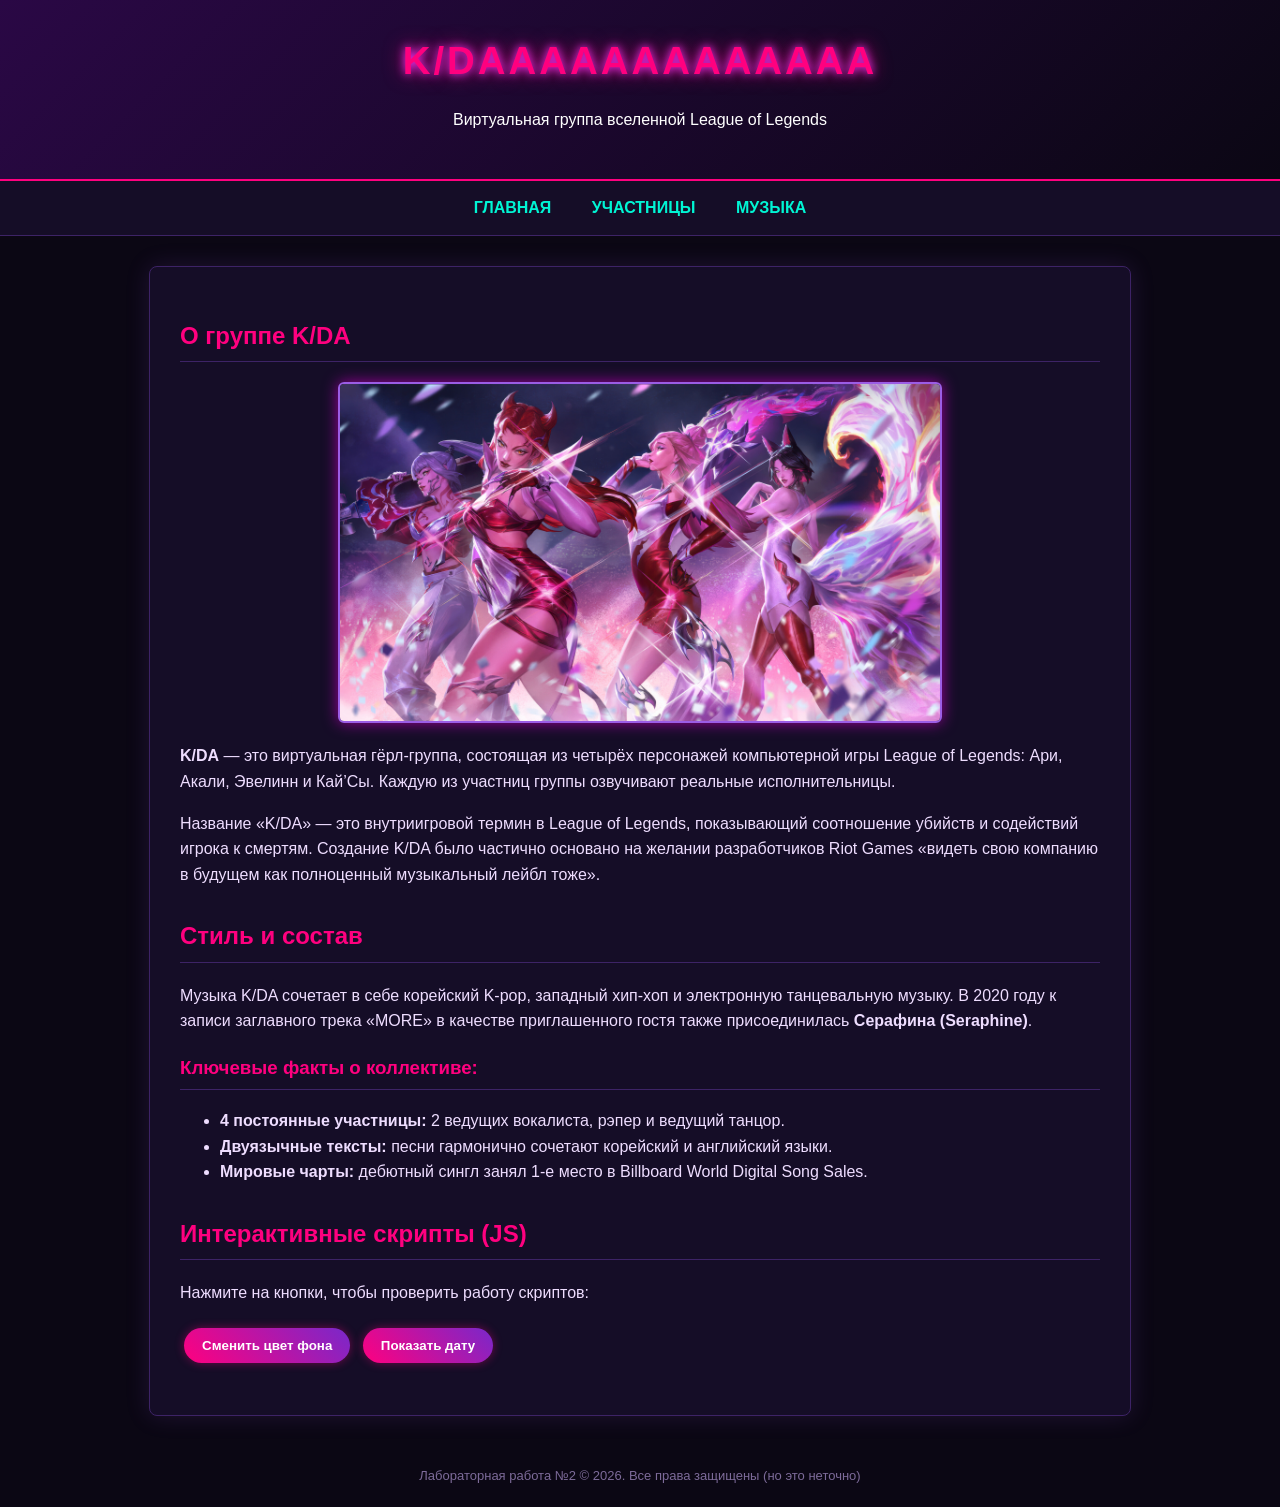
<file: index.html>
<!DOCTYPE html>
<html lang="ru">
<head>
    <meta charset="UTF-8">
    <meta name="viewport" content="width=device-width, initial-scale=1.0">
    <meta name="description" content="РИОТЫ ДАЙТЕ БОЛЬШЕ МУЗЫКИ ОТ КДА">
    <title>K/DA — Главная</title>
    <link rel="stylesheet" href="style.css">
    <script src="script.js" defer></script>
</head>
<body>

    <header>
        <h1>K/DAAAAAAAAAAAAA</h1>
        <p>Виртуальная группа вселенной League of Legends</p>
    </header>

    <nav>
        <a href="index.html">Главная</a>
        <a href="members.html">Участницы</a>
        <a href="discography.html">Музыка</a>
    </nav>

    <div class="container">

        <section id="about">
            <h2>О группе K/DA</h2>

            <img src="images/kda.jpg" 
                 alt="Группа K/DA в полном составе" width="600" class="float-none">
            
            <p>
                <strong>K/DA</strong> — это виртуальная гёрл-группа, состоящая из четырёх персонажей 
                компьютерной игры League of Legends: Ари, Акали, Эвелинн и Кай’Сы. Каждую из участниц группы озвучивают реальные исполнительницы.
            </p>
            <p>
                Название «K/DA» — это внутриигровой термин в League of Legends, показывающий соотношение убийств и содействий игрока к смертям. Создание K/DA было частично основано на 
                желании разработчиков Riot Games «видеть свою компанию в будущем как полноценный музыкальный лейбл тоже».
            </p>
        </section>

        <section id="style" style="margin-top: 30px;">
            <h2>Стиль и состав</h2>
            <p>
                Музыка K/DA сочетает в себе корейский K-pop, западный хип-хоп и электронную танцевальную музыку. 
                В 2020 году к записи заглавного трека «MORE» в качестве приглашенного гостя также присоединилась <strong>Серафина (Seraphine)</strong>.
            </p>
            <h3>Ключевые факты о коллективе:</h3>
            <ul>
                <li><strong>4 постоянные участницы:</strong> 2 ведущих вокалиста, рэпер и ведущий танцор.</li>
                <li><strong>Двуязычные тексты:</strong> песни гармонично сочетают корейский и английский языки.</li>
                <li><strong>Мировые чарты:</strong> дебютный сингл занял 1-е место в Billboard World Digital Song Sales.</li>
            </ul>
        </section>

        <section id="interactive" style="margin-top: 30px;">
            <h2>Интерактивные скрипты (JS)</h2>
            <p>Нажмите на кнопки, чтобы проверить работу скриптов:</p>
            <p>
                <button id="bg-btn">Сменить цвет фона</button>
                <button id="date-btn">Показать дату</button>
            </p>
        </section>
    </div>

    <footer>Лабораторная работа №2 &copy; 2026. Все права защищены (но это неточно)</footer>
</body>
</html>
</file>
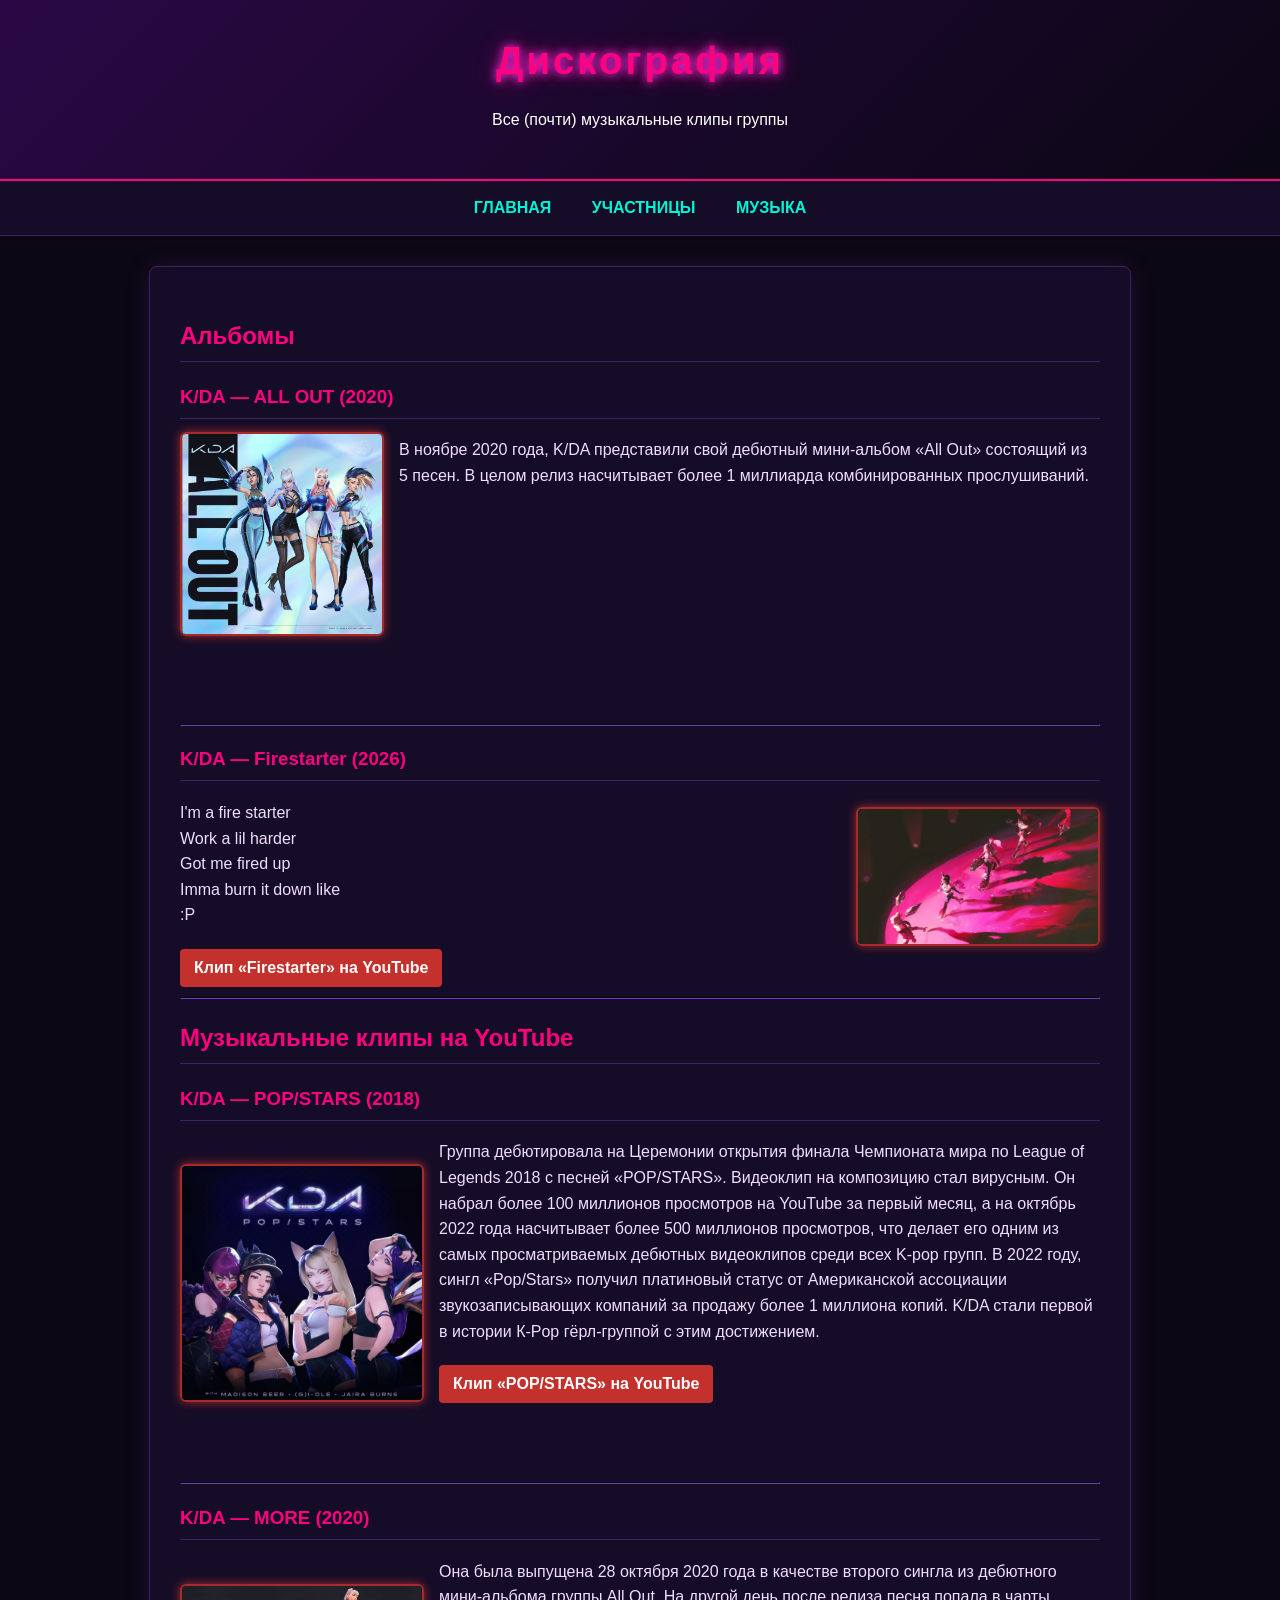
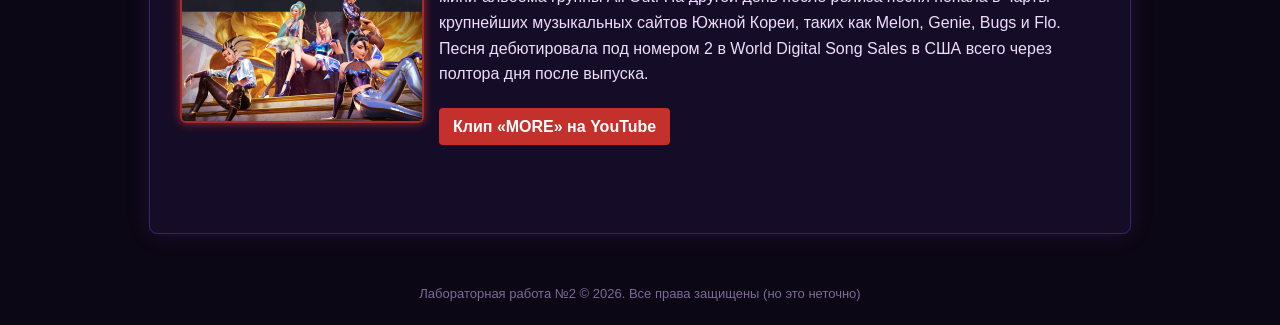
<file: discography.html>
<!DOCTYPE html>
<html lang="ru">
<head>
    <meta charset="UTF-8">
    <meta name="viewport" content="width=device-width, initial-scale=1.0">
    <meta name="description" content="Клипчики">
    <title>K/DA — Музыка и Клипы</title>
    <link rel="stylesheet" href="style.css">
    <script src="script.js" defer></script>
</head>
<body>

    <header>
        <h1>Дискография</h1>
        <p>Все (почти) музыкальные клипы группы</p>
    </header>

    <nav>
        <a href="index.html">Главная</a>
        <a href="members.html">Участницы</a>
        <a href="discography.html">Музыка</a>
    </nav>

    <div class="container">
        <h2>Альбомы</h2>

        <div class="clearfix" style="margin-bottom">
            <h3>K/DA — ALL OUT (2020)</h3>
            <img src="images/kda-all_out.jpg" alt="Альбом ALL OUT" width="200" class="float-left" style="position: relative; top: -30px;">
            <p>
                В ноябре 2020 года, K/DA представили свой дебютный мини-альбом «All Out» состоящий из 5 песен. 
                В целом релиз насчитывает более 1 миллиарда комбинированных прослушиваний.
            </p>

        </div>

        <hr style="border-color: #3d2366;">

        <div class="clearfix" style="margin-bottom: 10px;">
            <h3>K/DA — Firestarter (2026)</h3>
            <img src="images/kda-firestarter.jpg" alt="Клип Firestarter" width="240" class="float-right" style="position: relative; top: 7px;">
            <p>
                I'm a fire starter<br>
                Work a lil harder<br>
                Got me fired up<br>
                Imma burn it down like<br>
                :P
            </p>
            <a href="https://www.youtube.com/watch?v=Mmw-PpWhKFg&list=OLAK5uy_mspJKZ25TV32cAhLcJi40QtsihifLQ_oM" target="_blank" rel="noopener" class="youtube-link">
                Клип «Firestarter» на YouTube
            </a>
        </div>

        <hr style="border-color: #3d2366;">

        <h2>Музыкальные клипы на YouTube</h2>

        <div class="clearfix" style="margin-bottom: 30px;">
            <h3>K/DA — POP/STARS (2018)</h3>
            <img src="images/kda-pop_stars.jpg" alt="Клип POP STARS" width="240" class="float-left">
            <p>
                Группа дебютировала на Церемонии открытия финала Чемпионата мира по League of Legends 2018 с песней «POP/STARS». Видеоклип на композицию стал вирусным. Он набрал более 100
                миллионов просмотров на YouTube за первый месяц, а на октябрь 2022 года насчитывает более 500 миллионов просмотров, что делает его одним из самых просматриваемых
                дебютных видеоклипов среди всех K-pop групп. В 2022 году, сингл «Pop/Stars» получил платиновый статус от Американской ассоциации звукозаписывающих компаний за продажу более
                1 миллиона копий. K/DA стали первой в истории К-Pop гёрл-группой с этим достижением.
            </p>
            <a href="https://www.youtube.com/watch?v=UOxkGD8qRB4" target="_blank" rel="noopener" class="youtube-link">
                Клип «POP/STARS» на YouTube
            </a>
        </div>

        <hr style="border-color: #3d2366;">

        <div class="clearfix" style="margin-bottom: 30px;">
            <h3>K/DA — MORE (2020)</h3>
            <img src="images/kda-more.jpg" alt="Клип MORE" width="240" class="float-left">
            <p>
                Она была выпущена 28 октября 2020 года в качестве второго сингла из дебютного мини-альбома группы All Out. На другой день после релиза песня попала в чарты крупнейших
                музыкальных сайтов Южной Кореи, таких как Melon, Genie, Bugs и Flo. Песня дебютировала под номером 2 в World Digital Song Sales в США всего через полтора дня после выпуска.
            </p>
            <a href="https://www.youtube.com/watch?v=3VTkBuxU4yk" target="_blank" rel="noopener" class="youtube-link">
                Клип «MORE» на YouTube
            </a>
        </div>
   </div>

    <footer>Лабораторная работа №2 &copy; 2026. Все права защищены (но это неточно)</footer>
</body>
</html>
</file>
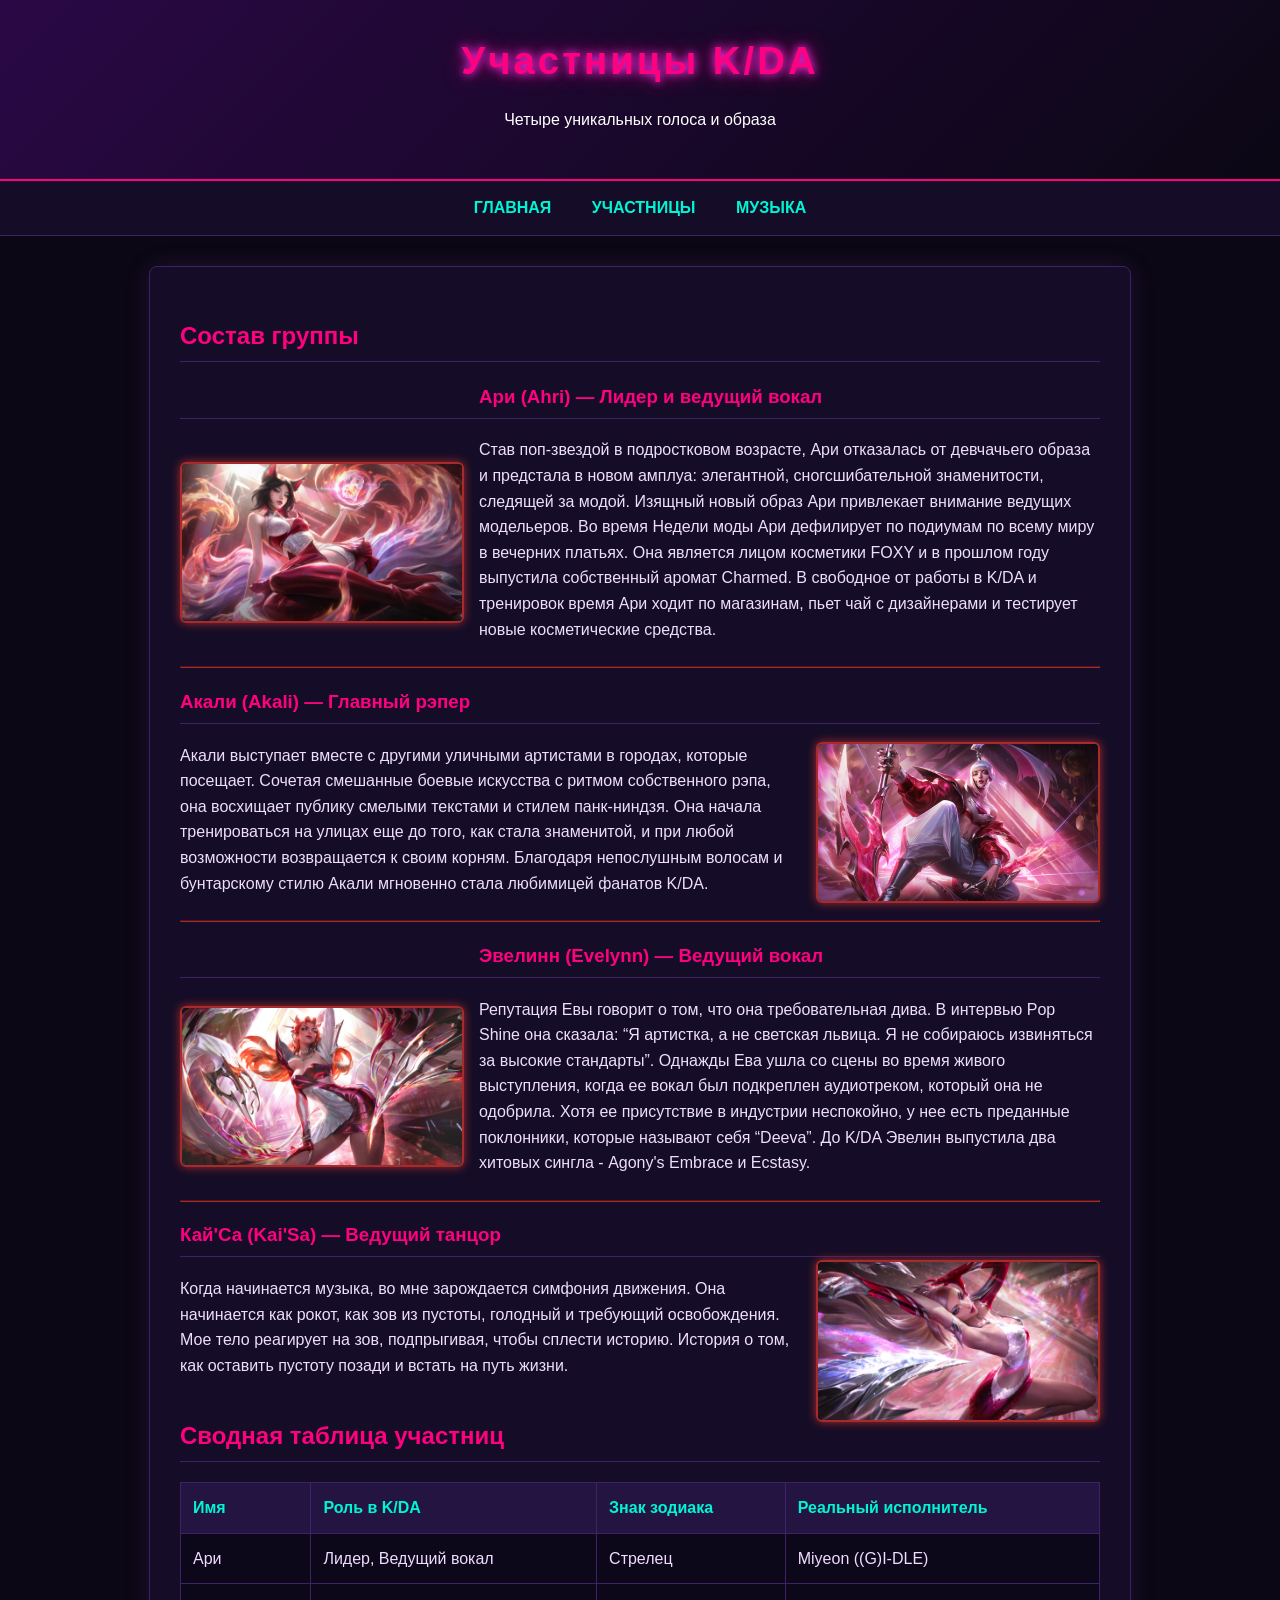
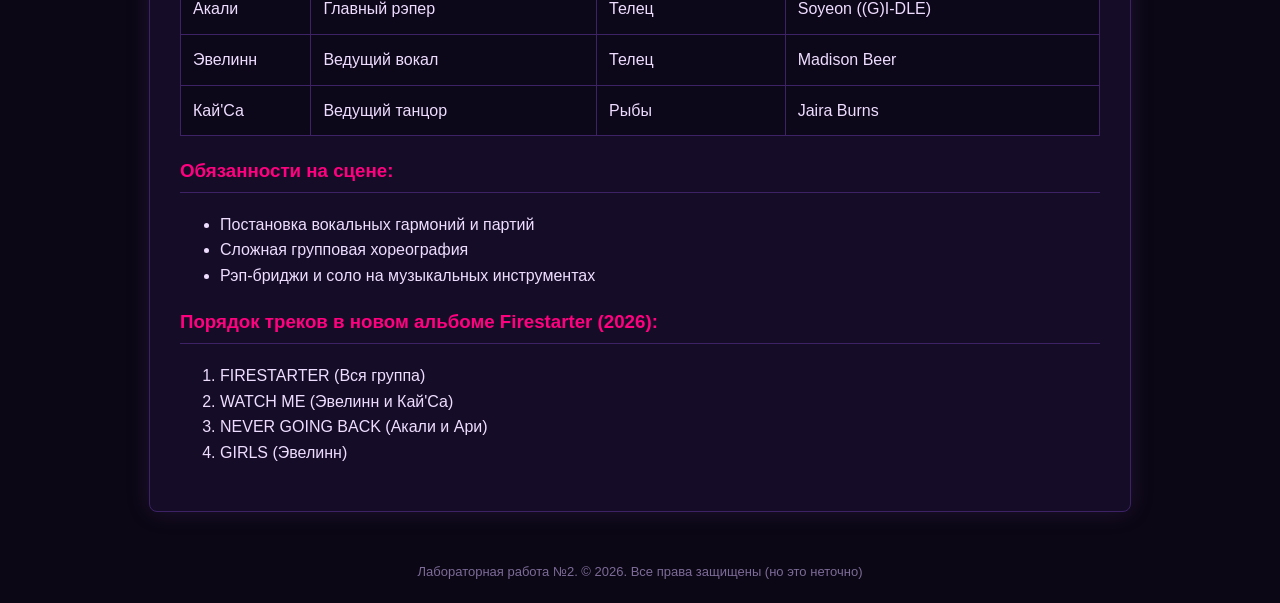
<file: members.html>
<!DOCTYPE html>
<html lang="ru">
<head>
    <meta charset="UTF-8">
    <meta name="viewport" content="width=device-width, initial-scale=1.0">
    <meta name="description" content="Участницы группы K/DA">
    <title>K/DA — Участницы</title>
    <link rel="stylesheet" href="style.css">
    <script src="script.js" defer></script>
</head>
<body>

    <header>
        <h1>Участницы K/DA</h1>
        <p>Четыре уникальных голоса и образа</p>
    </header>

    <nav>
        <a href="index.html">Главная</a>
        <a href="members.html">Участницы</a>
        <a href="discography.html">Музыка</a>
    </nav>

    <div class="container">
        <h2>Состав группы</h2>

        <div class="clearfix">
            <img src="images/ahri.jpg" alt="Ари K/DA" width="280" class="float-left" style="position: relative; top: 55px;">
            <h3>Ари (Ahri) — Лидер и ведущий вокал</h3>
            <p>
                Став поп-звездой в подростковом возрасте, Ари отказалась от девчачьего образа и предстала в новом амплуа: элегантной, сногсшибательной знаменитости, следящей за модой.
                Изящный новый образ Ари привлекает внимание ведущих модельеров. Во время Недели моды Ари дефилирует по подиумам по всему миру в вечерних платьях.
                Она является лицом косметики FOXY и в прошлом году выпустила собственный аромат Charmed. В свободное от работы в K/DA и тренировок время Ари ходит по магазинам, пьет чай с
                дизайнерами и тестирует новые косметические средства.
            </p>
        </div>
        <hr style="border-color: #A82B2B;">

        <div class="clearfix">
            <img src="images/akali.jpg" alt="Акали K/DA" width="280" class="float-right" style="position: relative; top: 55px;">
            <h3>Акали (Akali) — Главный рэпер</h3>
            <p>
                Акали выступает вместе с другими уличными артистами в городах, которые посещает. Сочетая смешанные боевые искусства с ритмом собственного рэпа, она восхищает публику
                смелыми текстами и стилем панк-ниндзя. Она начала тренироваться на улицах еще до того, как стала знаменитой, и при любой возможности возвращается к своим корням.
                Благодаря непослушным волосам и бунтарскому стилю Акали мгновенно стала любимицей фанатов K/DA.
            </p>
        </div>
        <hr style="border-color: #A82B2B;">

        <div class="clearfix">
            <img src="images/evelynn.jpg" alt="Эвелинн K/DA" width="280" class="float-left" style="position: relative; top: 40px;">
            <h3>Эвелинн (Evelynn) — Ведущий вокал</h3>
            <p>
                Репутация Евы говорит о том, что она требовательная дива. В интервью Pop Shine она сказала: “Я артистка, а не светская львица. Я не собираюсь извиняться за высокие
                стандарты”. Однажды Ева ушла со сцены во время живого выступления, когда ее вокал был подкреплен аудиотреком, который она не одобрила. Хотя ее присутствие в
                индустрии неспокойно, у нее есть преданные поклонники, которые называют себя “Deeva”. До K/DA Эвелин выпустила два хитовых сингла - Agony's Embrace и Ecstasy.
            </p>
        </div>
        <hr style="border-color: #A82B2B;">

        <div class="clearfix">
            <img src="images/kaisa.jpg" alt="Кай'Са K/DA" width="280" class="float-right" style="position: relative; top: 40px;">
            <h3>Кай'Са (Kai'Sa) — Ведущий танцор</h3>
            <p>
                Когда начинается музыка, во мне зарождается симфония движения. Она начинается как рокот, как зов из пустоты, голодный и требующий освобождения. Мое тело реагирует на зов,
                подпрыгивая, чтобы сплести историю. История о том, как оставить пустоту позади и встать на путь жизни.
            </p>
        </div>

        <h2>Сводная таблица участниц</h2>
        <table>
            <thead>
                <tr>
                    <th>Имя</th>
                    <th>Роль в K/DA</th>
                    <th>Знак зодиака</th>
                    <th>Реальный исполнитель</th>
                </tr>
            </thead>
            <tbody>
                <tr>
                    <td>Ари</td>
                    <td>Лидер, Ведущий вокал</td>
                    <td>Стрелец</td>
                    <td>Miyeon ((G)I-DLE)</td>
                </tr>
                <tr>
                    <td>Акали</td>
                    <td>Главный рэпер</td>
                    <td>Телец</td>
                    <td>Soyeon ((G)I-DLE)</td>
                </tr>
                <tr>
                    <td>Эвелинн</td>
                    <td>Ведущий вокал</td>
                    <td>Телец</td>
                    <td>Madison Beer</td>
                </tr>
                <tr>
                    <td>Кай'Са</td>
                    <td>Ведущий танцор</td>
                    <td>Рыбы</td>
                    <td>Jaira Burns</td>
                </tr>
            </tbody>
        </table>

        <h3>Обязанности на сцене:</h3>
        <ul>
            <li>Постановка вокальных гармоний и партий</li>
            <li>Сложная групповая хореография</li>
            <li>Рэп-бриджи и соло на музыкальных инструментах</li>
        </ul>

        <h3>Порядок треков в новом альбоме Firestarter (2026):</h3>
        <ol>
            <li>FIRESTARTER (Вся группа)</li>
            <li>WATCH ME (Эвелинн и Кай'Са)</li>
            <li>NEVER GOING BACK (Акали и Ари)</li>
            <li>GIRLS (Эвелинн)</li>
        </ol>
    </div>

    <footer>Лабораторная работа №2. &copy; 2026. Все права защищены (но это неточно)</footer>
</body>
</html>
</file>
<file: style.css>
body {
    font-family: 'Segoe UI', Roboto, Helvetica, Arial, sans-serif;
    line-height: 1.6;
    margin: 0;
    padding: 0;
    background-color: #0b0714;
    color: #eeddff;
    transition: background-color 0.4s ease;
}

header {
    background: linear-gradient(135deg, #2a0845 0%, #0b0714 100%);
    border-bottom: 2px solid #ff007f;
    color: #fff;
    padding: 30px 20px;
    text-align: center;
    box-shadow: 0 4px 20px rgba(255, 0, 127, 0.2);
}

header h1 {
    margin: 0;
    font-size: 2.4em;
    letter-spacing: 3px;
    color: #ff007f;
    text-shadow: 0 0 10px #FF33FF, 0 0 20px #CC0066;
}

nav {
    background-color: #150d27;
    padding: 14px;
    text-align: center;
    border-bottom: 1px solid #3d2366;
}

nav a {
    color: #00f5d4;
    text-decoration: none;
    margin: 0 18px;
    font-weight: bold;
    font-size: 16px;
    text-transform: uppercase;
    transition: all 0.3s ease;
}

nav a:hover {
    color: #ff007f;
    text-shadow: 0 0 8px #ff007f;
}

.container {
    max-width: 920px;
    margin: 30px auto;
    background: #150d27;
    padding: 30px;
    border: 1px solid #3d2366;
    border-radius: 8px;
    box-shadow: 0 0 25px rgba(155, 93, 229, 0.15);
}

.float-left {
    float: left;
    margin: 25px 15px 50px 0;
    border: 2px solid #A82B2B;
    border-radius: 6px;
    box-shadow: 0 0 10px #A82B2B;
}

.float-right {
    float: right;
    margin: 0 0 15px 20px;
    border: 2px solid #A82B2B;
    border-radius: 6px;
    box-shadow: 0 0 10px #A82B2B;
}

.float-none {
    float: none;
    display: block;
    margin: 20px auto;
    border: 2px solid #9b5de5;
    border-radius: 6px;
    box-shadow: 0 0 15px #990099;
}

.clearfix::after {
    content: "";
    clear: both;
    display: table;
}

h2, h3 {
    color: #ff007f;
    border-bottom: 1px solid #3d2366;
    padding-bottom: 6px;
}

a {
    color: #00f5d4;
    text-decoration: none;
    transition: 0.2s;
}

a:hover {
    color: #ffffff;
    text-decoration: underline;
}

.youtube-link {
    display: inline-block;
    background-color: #c4302b;
    color: white !important;
    padding: 6px 14px;
    border-radius: 4px;
    font-weight: bold;
    margin-top: 5px;
    text-decoration: none !important;
}

.youtube-link:hover {
    background-color: #ff0000;
    box-shadow: 0 0 10px rgba(255, 0, 0, 0.5);
}

table {
    width: 100%;
    border-collapse: collapse;
    margin: 20px 0;
    background-color: #0d071a;
}

table, th, td {
    border: 1px solid #3d2366;
}

th, td {
    padding: 12px;
    text-align: left;
}

th {
    background-color: #241442;
    color: #00f5d4;
}

button {
    background: linear-gradient(45deg, #ff007f, #7928ca);
    color: white;
    border: none;
    padding: 10px 18px;
    margin: 6px 4px;
    border-radius: 20px;
    font-weight: bold;
    cursor: pointer;
    box-shadow: 0 0 10px rgba(255, 0, 127, 0.4);
    transition: transform 0.2s;
}

button:hover {
    transform: scale(1.05);
}

input[type="text"] {
    background: #0d071a;
    border: 1px solid #7928ca;
    color: #fff;
    padding: 8px 12px;
    width: 60%;
    border-radius: 20px;
}

footer {
    text-align: center;
    padding: 20px;
    font-size: 13px;
    color: #7d6b99;
}
</file>
